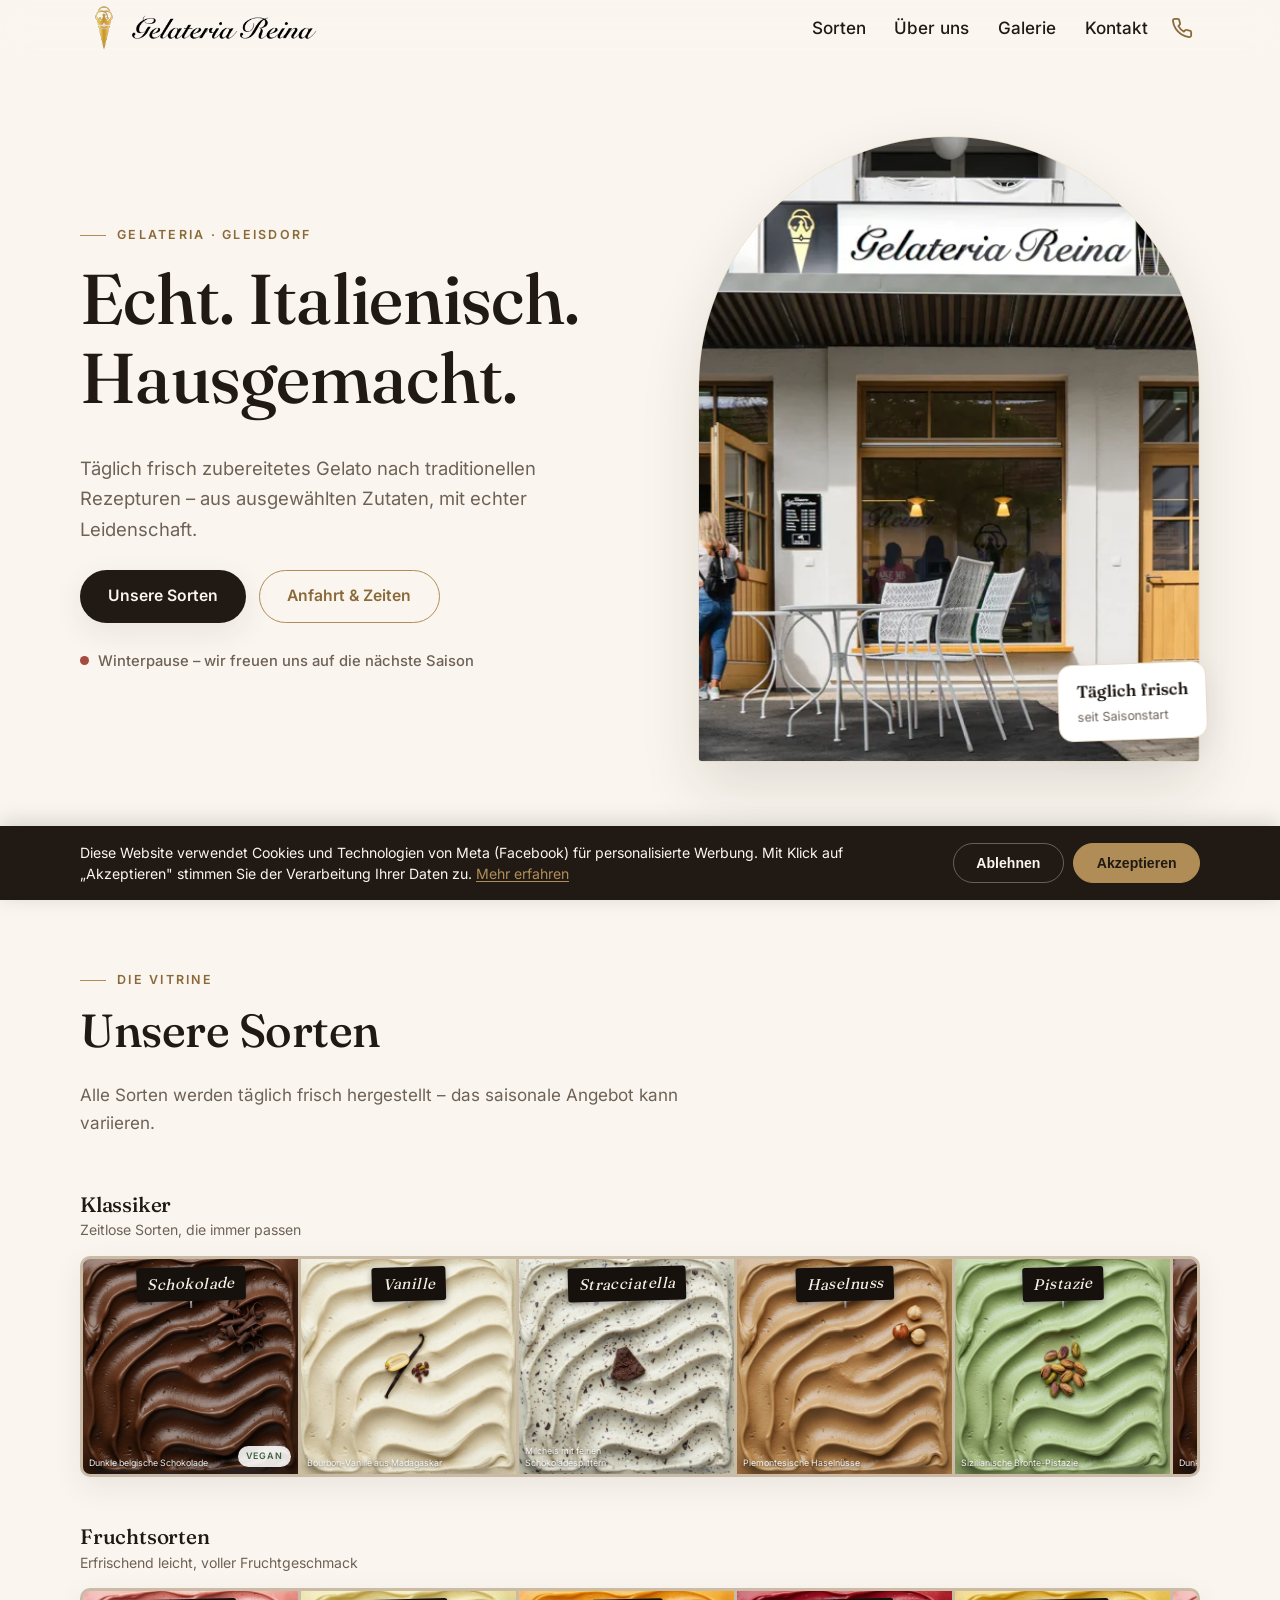
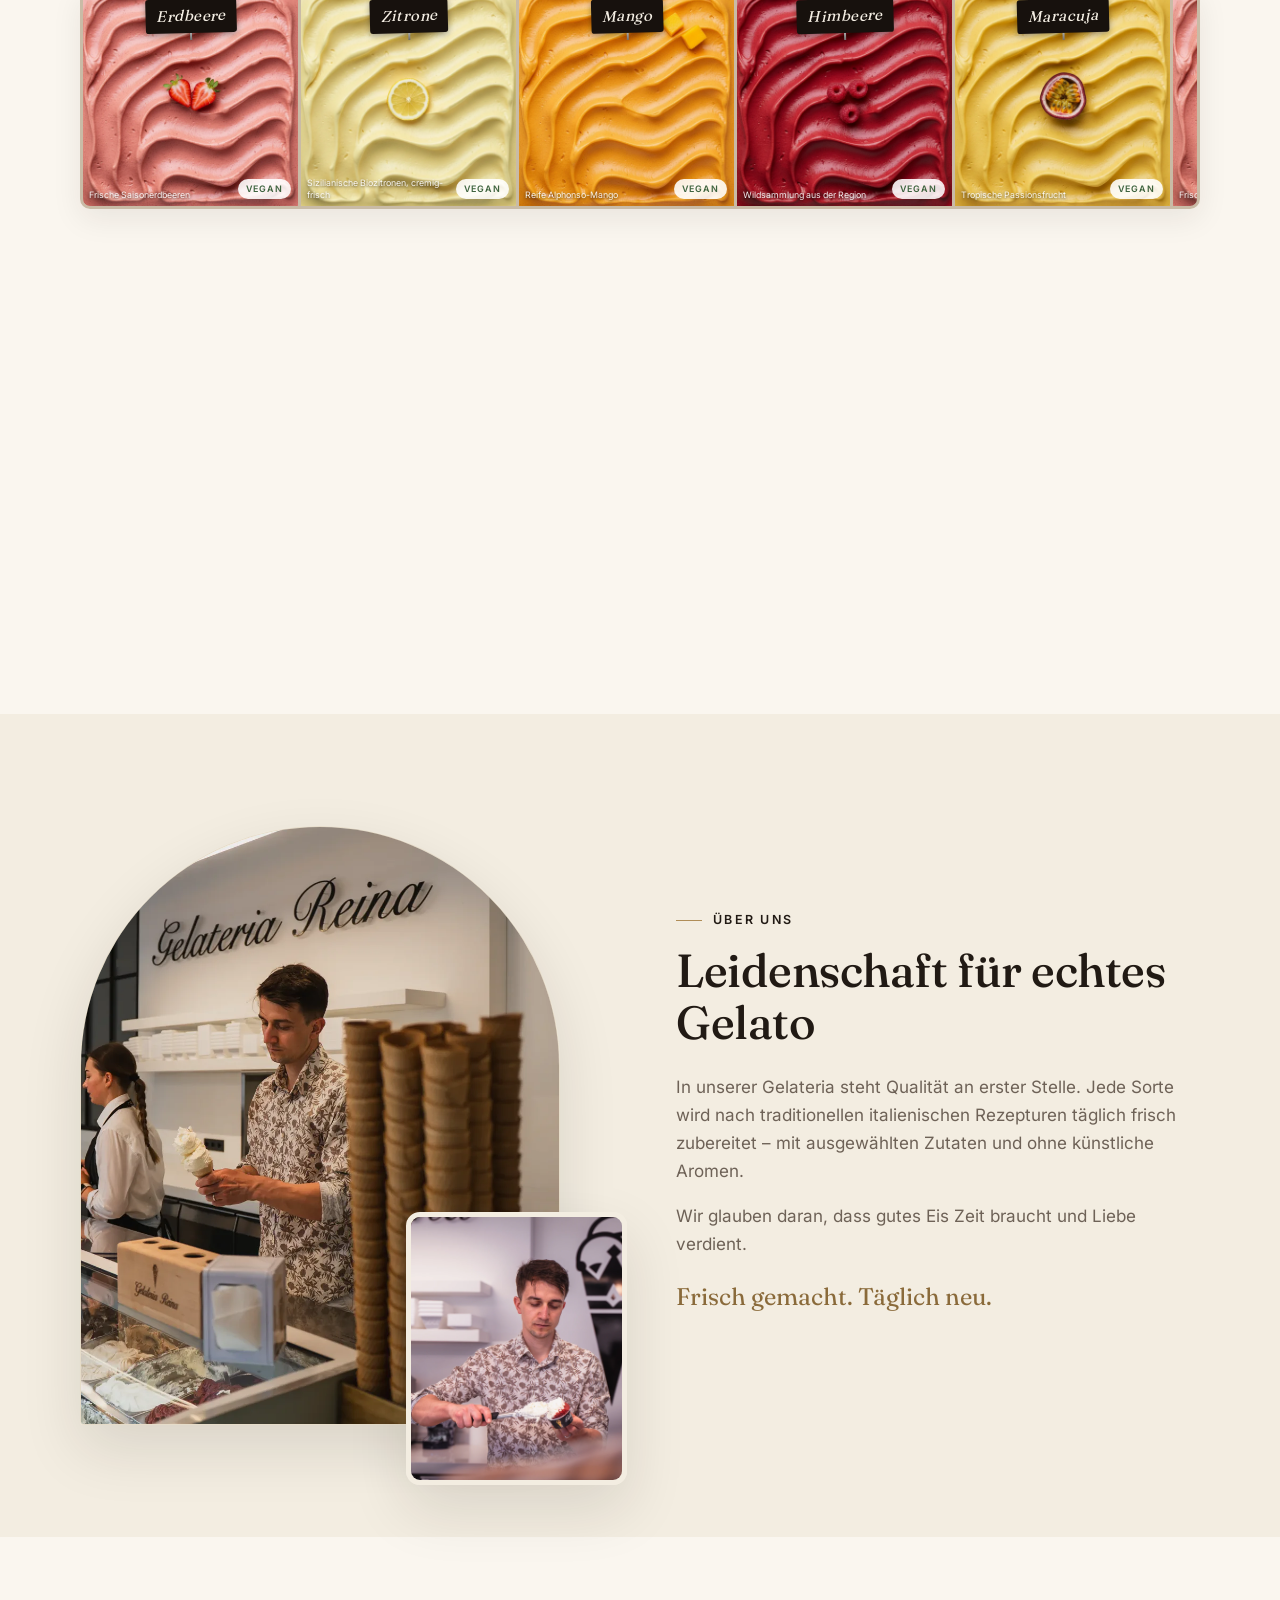
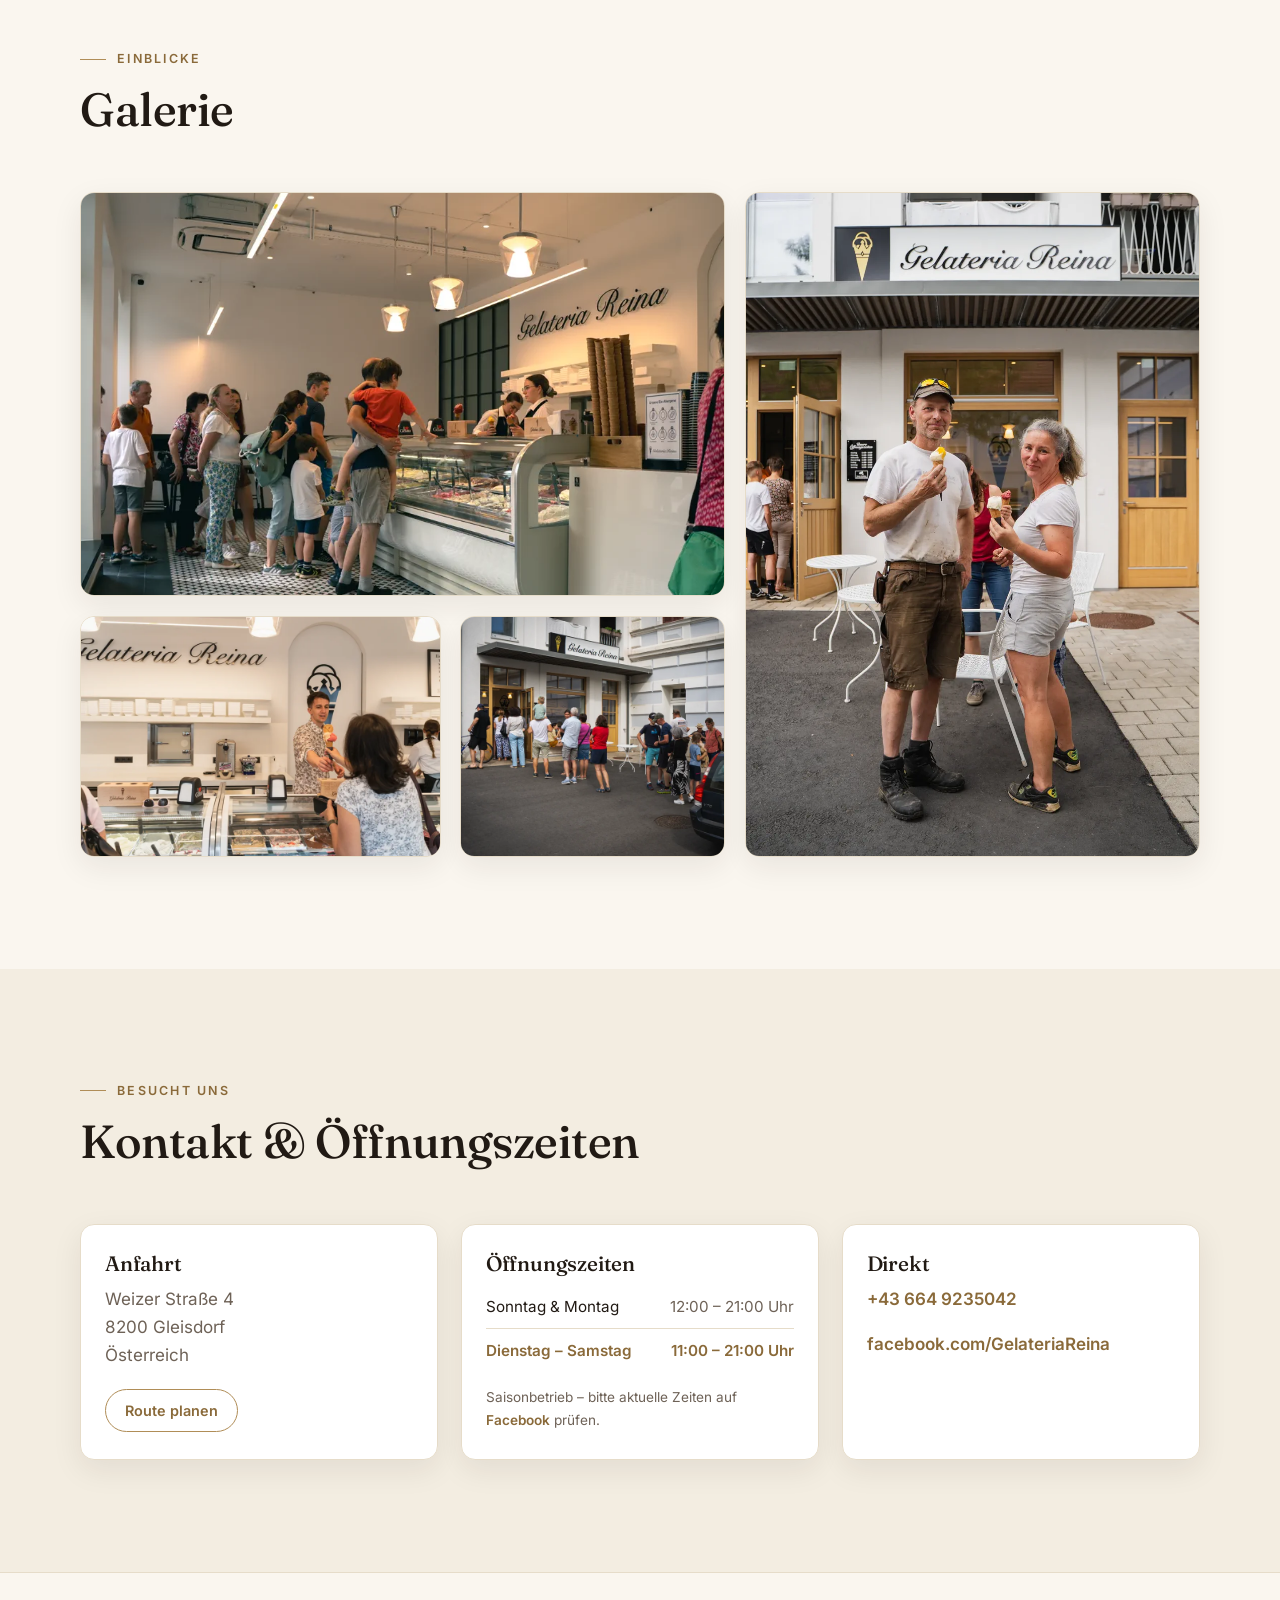
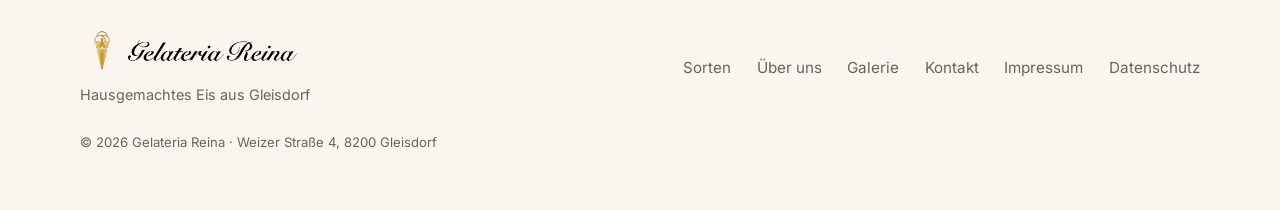
<file: index.html>
<!DOCTYPE html>
<html lang="de">
<head>
<meta charset="UTF-8">
<meta name="viewport" content="width=device-width, initial-scale=1.0">
<title>Gelateria Reina · Hausgemachtes Eis in Gleisdorf</title>
<meta name="description" content="Gelateria Reina in Gleisdorf – täglich frisch zubereitetes Gelato nach traditionellen italienischen Rezepturen. Klassiker, Fruchtsorten und Spezialitäten. Täglich geöffnet ab 11 bzw. 12 Uhr.">
<link rel="icon" type="image/png" sizes="32x32" href="assets/images/favicon-32.png">
<link rel="icon" type="image/png" sizes="16x16" href="assets/images/favicon-16.png">
<link rel="apple-touch-icon" href="assets/images/apple-touch-icon.png">
<link rel="stylesheet" href="css/fonts.css">
<link rel="stylesheet" href="css/cookie.css">
<link rel="stylesheet" href="css/style.css">
<script src="js/config-loader.js" defer></script>
</head>
<body>

<!-- ══════════ HEADER ══════════ -->
<header class="header" id="header">
  <div class="header-inner">
    <a href="#home" class="logo" aria-label="Gelateria Reina – zur Startseite">
      <picture>
        <source srcset="assets/images/logo-reina-400.webp 400w, assets/images/logo-reina-800.webp 800w"
                sizes="(max-width: 480px) 200px, 260px"
                type="image/webp">
        <img src="assets/images/logo-reina-400.png"
             srcset="assets/images/logo-reina-400.png 400w, assets/images/logo-reina-800.png 800w"
             sizes="(max-width: 480px) 200px, 260px"
             width="4539" height="922"
             alt="Gelateria Reina"
             class="logo-img">
      </picture>
    </a>
    <nav class="nav" id="nav" aria-label="Hauptnavigation">
      <a href="#sorten">Sorten</a>
      <a href="#ueber-uns">Über uns</a>
      <a href="#galerie">Galerie</a>
      <a href="#kontakt">Kontakt</a>
    </nav>
    <a href="tel:+436649235042" class="header-phone" aria-label="Anrufen">
      <svg viewBox="0 0 24 24" fill="none" stroke="currentColor" stroke-width="2" stroke-linecap="round" stroke-linejoin="round" aria-hidden="true"><path d="M22 16.92v3a2 2 0 0 1-2.18 2 19.79 19.79 0 0 1-8.63-3.07 19.5 19.5 0 0 1-6-6 19.79 19.79 0 0 1-3.07-8.67A2 2 0 0 1 4.11 2h3a2 2 0 0 1 2 1.72 12.84 12.84 0 0 0 .7 2.81 2 2 0 0 1-.45 2.11L8.09 9.91a16 16 0 0 0 6 6l1.27-1.27a2 2 0 0 1 2.11-.45 12.84 12.84 0 0 0 2.81.7A2 2 0 0 1 22 16.92z"/></svg>
    </a>
    <button class="nav-toggle" id="nav-toggle" aria-label="Menü öffnen" aria-expanded="false" aria-controls="nav">
      <span></span><span></span>
    </button>
  </div>
</header>

<main>

<!-- ══════════ HERO ══════════ -->
<section class="hero" id="home">
  <div class="container hero-grid">
    <div class="hero-text">
      <p class="eyebrow">Gelateria · Gleisdorf</p>
      <h1>Echt. Italienisch.<br>Hausgemacht.</h1>
      <p class="lead">Täglich frisch zubereitetes Gelato nach traditionellen Rezepturen – aus ausgewählten Zutaten, mit echter Leidenschaft.</p>
      <div class="hero-actions">
        <a href="#sorten" class="btn btn-primary">Unsere Sorten</a>
        <a href="#kontakt" class="btn btn-ghost">Anfahrt &amp; Zeiten</a>
      </div>
      <p class="hero-status" id="hero-status" data-season-from="03-01" data-season-to="10-31">
        <span class="status-dot" aria-hidden="true"></span><span id="hero-status-text">Täglich geöffnet · ab 11 bzw. 12 Uhr</span>
      </p>
    </div>
    <div class="hero-media">
      <div class="hero-arch">
        <img src="assets/images/hero-eisdiele-front-900.webp"
             srcset="assets/images/hero-eisdiele-front-900.webp 900w, assets/images/hero-eisdiele-front.webp 1600w"
             sizes="(max-width: 720px) 100vw, 45vw"
             width="1600" height="1067"
             alt="Die Gelateria Reina von außen – weiße Fassade mit goldener Eistüte am Schild"
             fetchpriority="high">
      </div>
      <div class="hero-badge">
        <span class="hero-badge-top">Täglich frisch</span>
        <span class="hero-badge-bottom">seit Saisonstart</span>
      </div>
    </div>
  </div>
</section>

<!-- ══════════ VITRINE ══════════ -->
<section class="section" id="sorten">
  <div class="container">
    <header class="section-head">
      <p class="eyebrow">Die Vitrine</p>
      <h2>Unsere Sorten</h2>
      <p class="section-sub">Alle Sorten werden täglich frisch hergestellt – das saisonale Angebot kann variieren.</p>
    </header>

    <div class="vitrine-cats">
      <div class="vitrine-cat">
        <h3>Klassiker</h3>
        <p class="vitrine-cat-sub">Zeitlose Sorten, die immer passen</p>
        <div class="vitrine-row" role="list">
          <article class="vitrine-card" role="listitem">
            <img src="assets/images/vitrine-v2/schokolade-900.webp" srcset="assets/images/vitrine-v2/schokolade-900.webp 900w, assets/images/vitrine-v2/schokolade.webp 1600w" sizes="(max-width: 720px) 58vw, 215px" width="1600" height="1600" alt="Schokolade-Gelato in der Carapine – dunkelbraun, cremig" loading="lazy">
            <span class="vitrine-sign">Schokolade</span>
            <span class="vitrine-desc">Dunkle belgische Schokolade</span>
            <span class="vitrine-vegan">vegan</span>
          </article>
          <article class="vitrine-card" role="listitem">
            <img src="assets/images/vitrine-v2/vanille-900.webp" srcset="assets/images/vitrine-v2/vanille-900.webp 900w, assets/images/vitrine-v2/vanille.webp 1600w" sizes="(max-width: 720px) 58vw, 215px" width="1600" height="1600" alt="Vanille-Gelato in der Carapine – cremefarben mit Vanilleschoten-Pünktchen" loading="lazy">
            <span class="vitrine-sign">Vanille</span>
            <span class="vitrine-desc">Bourbon-Vanille aus Madagaskar</span>
          </article>
          <article class="vitrine-card" role="listitem">
            <img src="assets/images/vitrine-v2/stracciatella-900.webp" srcset="assets/images/vitrine-v2/stracciatella-900.webp 900w, assets/images/vitrine-v2/stracciatella.webp 1600w" sizes="(max-width: 720px) 58vw, 215px" width="1600" height="1600" alt="Stracciatella-Gelato in der Carapine – hell mit Schokosplittern" loading="lazy">
            <span class="vitrine-sign">Stracciatella</span>
            <span class="vitrine-desc">Milcheis mit feinen Schokoladesplittern</span>
          </article>
          <article class="vitrine-card" role="listitem">
            <img src="assets/images/vitrine-v2/haselnuss-900.webp" srcset="assets/images/vitrine-v2/haselnuss-900.webp 900w, assets/images/vitrine-v2/haselnuss.webp 1600w" sizes="(max-width: 720px) 58vw, 215px" width="1600" height="1600" alt="Haselnuss-Gelato in der Carapine – nussbraun" loading="lazy">
            <span class="vitrine-sign">Haselnuss</span>
            <span class="vitrine-desc">Piemontesische Haselnüsse</span>
          </article>
          <article class="vitrine-card" role="listitem">
            <img src="assets/images/vitrine-v2/pistazie-900.webp" srcset="assets/images/vitrine-v2/pistazie-900.webp 900w, assets/images/vitrine-v2/pistazie.webp 1600w" sizes="(max-width: 720px) 58vw, 215px" width="1600" height="1600" alt="Pistazien-Gelato in der Carapine – natürliches Salbeigrün" loading="lazy">
            <span class="vitrine-sign">Pistazie</span>
            <span class="vitrine-desc">Sizilianische Bronte-Pistazie</span>
          </article>
        </div>
      </div>

      <div class="vitrine-cat">
        <h3>Fruchtsorten</h3>
        <p class="vitrine-cat-sub">Erfrischend leicht, voller Fruchtgeschmack</p>
        <div class="vitrine-row" role="list">
          <article class="vitrine-card" role="listitem">
            <img src="assets/images/vitrine-v2/erdbeere-900.webp" srcset="assets/images/vitrine-v2/erdbeere-900.webp 900w, assets/images/vitrine-v2/erdbeere.webp 1600w" sizes="(max-width: 720px) 58vw, 215px" width="1600" height="1600" alt="Erdbeer-Sorbet in der Carapine – sattes Rot" loading="lazy">
            <span class="vitrine-sign">Erdbeere</span>
            <span class="vitrine-desc">Frische Saisonerdbeeren</span>
            <span class="vitrine-vegan">vegan</span>
          </article>
          <article class="vitrine-card" role="listitem">
            <img src="assets/images/vitrine-v2/zitrone-900.webp" srcset="assets/images/vitrine-v2/zitrone-900.webp 900w, assets/images/vitrine-v2/zitrone.webp 1600w" sizes="(max-width: 720px) 58vw, 215px" width="1600" height="1600" alt="Zitronen-Sorbet in der Carapine – blassgelb" loading="lazy">
            <span class="vitrine-sign">Zitrone</span>
            <span class="vitrine-desc">Sizilianische Biozitronen, cremig-frisch</span>
            <span class="vitrine-vegan">vegan</span>
          </article>
          <article class="vitrine-card" role="listitem">
            <img src="assets/images/vitrine-v2/mango-900.webp" srcset="assets/images/vitrine-v2/mango-900.webp 900w, assets/images/vitrine-v2/mango.webp 1600w" sizes="(max-width: 720px) 58vw, 215px" width="1600" height="1600" alt="Mango-Sorbet in der Carapine – kräftiges Orange" loading="lazy">
            <span class="vitrine-sign">Mango</span>
            <span class="vitrine-desc">Reife Alphonso-Mango</span>
            <span class="vitrine-vegan">vegan</span>
          </article>
          <article class="vitrine-card" role="listitem">
            <img src="assets/images/vitrine-v2/himbeere-900.webp" srcset="assets/images/vitrine-v2/himbeere-900.webp 900w, assets/images/vitrine-v2/himbeere.webp 1600w" sizes="(max-width: 720px) 58vw, 215px" width="1600" height="1600" alt="Himbeer-Sorbet in der Carapine – tiefes Beerrot" loading="lazy">
            <span class="vitrine-sign">Himbeere</span>
            <span class="vitrine-desc">Wildsammlung aus der Region</span>
            <span class="vitrine-vegan">vegan</span>
          </article>
          <article class="vitrine-card" role="listitem">
            <img src="assets/images/vitrine-v2/maracuja-900.webp" srcset="assets/images/vitrine-v2/maracuja-900.webp 900w, assets/images/vitrine-v2/maracuja.webp 1600w" sizes="(max-width: 720px) 58vw, 215px" width="1600" height="1600" alt="Maracuja-Sorbet in der Carapine – goldgelb" loading="lazy">
            <span class="vitrine-sign">Maracuja</span>
            <span class="vitrine-desc">Tropische Passionsfrucht</span>
            <span class="vitrine-vegan">vegan</span>
          </article>
        </div>
      </div>

      <div class="vitrine-cat">
        <h3>Spezialitäten</h3>
        <p class="vitrine-cat-sub">Unsere Eigenkreationen der Saison</p>
        <div class="vitrine-row" role="list">
          <article class="vitrine-card" role="listitem">
            <img src="assets/images/vitrine-v2/tiramisu-900.webp" srcset="assets/images/vitrine-v2/tiramisu-900.webp 900w, assets/images/vitrine-v2/tiramisu.webp 1600w" sizes="(max-width: 720px) 58vw, 215px" width="1600" height="1600" alt="Tiramisu-Gelato in der Carapine – beige mit Kakao" loading="lazy">
            <span class="vitrine-sign">Tiramisu</span>
            <span class="vitrine-desc">Mascarpone, Espresso, Savoiardi</span>
          </article>
          <article class="vitrine-card" role="listitem">
            <img src="assets/images/vitrine-v2/amaretto-900.webp" srcset="assets/images/vitrine-v2/amaretto-900.webp 900w, assets/images/vitrine-v2/amaretto.webp 1600w" sizes="(max-width: 720px) 58vw, 215px" width="1600" height="1600" alt="Amaretto-Gelato in der Carapine – mandelcremefarben" loading="lazy">
            <span class="vitrine-sign">Amaretto</span>
            <span class="vitrine-desc">Mandeleis mit Bittermandelaroma</span>
          </article>
          <article class="vitrine-card" role="listitem">
            <img src="assets/images/vitrine-v2/kokos-900.webp" srcset="assets/images/vitrine-v2/kokos-900.webp 900w, assets/images/vitrine-v2/kokos.webp 1600w" sizes="(max-width: 720px) 58vw, 215px" width="1600" height="1600" alt="Kokos-Gelato in der Carapine – strahlend weiß" loading="lazy">
            <span class="vitrine-sign">Kokos</span>
            <span class="vitrine-desc">Cremiges Kokosmilcheis</span>
            <span class="vitrine-vegan">vegan</span>
          </article>
          <article class="vitrine-card" role="listitem">
            <img src="assets/images/vitrine-v2/joghurt-900.webp" srcset="assets/images/vitrine-v2/joghurt-900.webp 900w, assets/images/vitrine-v2/joghurt.webp 1600w" sizes="(max-width: 720px) 58vw, 215px" width="1600" height="1600" alt="Joghurt-Gelato in der Carapine – mattweiß" loading="lazy">
            <span class="vitrine-sign">Joghurt</span>
            <span class="vitrine-desc">Natürlich-frisches Joghurteis</span>
          </article>
          <article class="vitrine-card" role="listitem">
            <img src="assets/images/vitrine-v2/walnuss-honig-900.webp" srcset="assets/images/vitrine-v2/walnuss-honig-900.webp 900w, assets/images/vitrine-v2/walnuss-honig.webp 1600w" sizes="(max-width: 720px) 58vw, 215px" width="1600" height="1600" alt="Walnuss-Honig-Gelato in der Carapine – karamellbeige" loading="lazy">
            <span class="vitrine-sign">Walnuss &amp; Honig</span>
            <span class="vitrine-desc">Steirische Walnüsse, Blütenhonig</span>
          </article>
        </div>
      </div>
    </div>

    <div class="extras">
      <span class="extras-label">Außerdem:</span>
      <span class="extra"><strong>Eiskaffee</strong> · Espresso &amp; Vanilleeis</span>
      <span class="extra"><strong>Affogato</strong> · doppelter Espresso über Eis</span>
      <span class="extra"><strong>Eisbecher</strong> · Hauskreation mit Toppings</span>
    </div>
  </div>
</section>

<!-- ══════════ ÜBER UNS ══════════ -->
<section class="section section-alt" id="ueber-uns">
  <div class="container about-grid">
    <div class="about-media">
      <div class="about-arch">
        <img src="assets/images/ueber-uns-eisverkauf-900.webp"
             srcset="assets/images/ueber-uns-eisverkauf-900.webp 900w, assets/images/ueber-uns-eisverkauf.webp 1600w"
             sizes="(max-width: 720px) 100vw, 40vw"
             width="1600" height="2000"
             alt="Eisverkauf in der Gelateria Reina – frisches Gelato wird portioniert"
             loading="lazy">
      </div>
      <div class="about-accent">
        <img src="assets/images/ueber-uns-portionieren.webp"
             width="1600" height="2000"
             alt="Handwerk: Eis wird von Hand portioniert"
             loading="lazy">
      </div>
    </div>
    <div class="about-text">
      <p class="eyebrow">Über uns</p>
      <h2>Leidenschaft für echtes Gelato</h2>
      <p>In unserer Gelateria steht Qualität an erster Stelle. Jede Sorte wird nach traditionellen italienischen Rezepturen täglich frisch zubereitet – mit ausgewählten Zutaten und ohne künstliche Aromen.</p>
      <p>Wir glauben daran, dass gutes Eis Zeit braucht und Liebe verdient.</p>
      <p class="about-highlight">Frisch gemacht. Täglich neu.</p>
    </div>
  </div>
</section>

<!-- ══════════ GALERIE ══════════ -->
<section class="section" id="galerie">
  <div class="container">
    <header class="section-head">
      <p class="eyebrow">Einblicke</p>
      <h2>Galerie</h2>
    </header>
    <div class="gallery">
      <figure class="gallery-item gallery-wide">
        <img src="assets/images/galerie-innenraum-900.webp"
             srcset="assets/images/galerie-innenraum-900.webp 900w, assets/images/galerie-innenraum.webp 1600w"
             sizes="(max-width: 720px) 100vw, 60vw"
             width="1600" height="1067"
             alt="Der Innenraum der Gelateria – helle, freundliche Atmosphäre"
             loading="lazy">
      </figure>
      <figure class="gallery-item gallery-tall">
        <img src="assets/images/galerie-gaeste-900.webp"
             srcset="assets/images/galerie-gaeste-900.webp 900w, assets/images/galerie-gaeste.webp 1600w"
             sizes="(max-width: 720px) 100vw, 40vw"
             width="1067" height="1600"
             alt="Gäste genießen ihr Eis vor der Gelateria"
             loading="lazy">
      </figure>
      <figure class="gallery-item">
        <img src="assets/images/galerie-uebergabe-900.webp"
             srcset="assets/images/galerie-uebergabe-900.webp 900w, assets/images/galerie-uebergabe.webp 1600w"
             sizes="(max-width: 720px) 50vw, 30vw"
             width="1600" height="1067"
             alt="Übergabe einer Eiswaffel über die Theke"
             loading="lazy">
      </figure>
      <figure class="gallery-item">
        <img src="assets/images/galerie-schlange-900.webp"
             srcset="assets/images/galerie-schlange-900.webp 900w, assets/images/galerie-schlange.webp 1600w"
             sizes="(max-width: 720px) 50vw, 30vw"
             width="1600" height="1067"
             alt="Beliebter Anlaufpunkt: die Schlange vor der Gelateria"
             loading="lazy">
      </figure>
    </div>
  </div>
</section>

<!-- ══════════ KONTAKT ══════════ -->
<section class="section section-alt" id="kontakt">
  <div class="container">
    <header class="section-head">
      <p class="eyebrow">Besucht uns</p>
      <h2>Kontakt &amp; Öffnungszeiten</h2>
    </header>
    <div class="contact-grid">
      <div class="contact-card">
        <h3>Anfahrt</h3>
        <address>
          Weizer Straße 4<br>
          8200 Gleisdorf<br>
          Österreich
        </address>
        <a class="btn btn-ghost btn-sm" href="https://www.google.com/maps/search/?api=1&amp;query=Weizer+Stra%C3%9Fe+4,+8200+Gleisdorf,+Austria" target="_blank" rel="noopener">Route planen</a>
      </div>
      <div class="contact-card">
        <h3>Öffnungszeiten</h3>
        <table class="hours">
          <tbody>
            <tr data-days="1,0"><td>Sonntag &amp; Montag</td><td>12:00 – 21:00 Uhr</td></tr>
            <tr data-days="2,3,4,5,6"><td>Dienstag – Samstag</td><td>11:00 – 21:00 Uhr</td></tr>
          </tbody>
        </table>
        <p class="hours-note">Saisonbetrieb – bitte aktuelle Zeiten auf <a href="https://www.facebook.com/GelateriaReina/" target="_blank" rel="noopener">Facebook</a> prüfen.</p>
      </div>
      <div class="contact-card">
        <h3>Direkt</h3>
        <p><a href="tel:+436649235042" class="contact-link">+43 664 9235042</a></p>
        <p><a href="https://www.facebook.com/GelateriaReina/" target="_blank" rel="noopener" class="contact-link">facebook.com/GelateriaReina</a></p>
      </div>
    </div>
  </div>
</section>

</main>

<!-- ══════════ FOOTER ══════════ -->
<footer class="footer">
  <div class="container footer-inner">
    <div>
      <img src="assets/images/logo-reina-400.webp"
           srcset="assets/images/logo-reina-400.webp 400w, assets/images/logo-reina-800.webp 800w"
           sizes="220px"
           width="4539" height="922"
           alt="Gelateria Reina"
           class="footer-logo-img"
           loading="lazy">
      <p class="footer-sub">Hausgemachtes Eis aus Gleisdorf</p>
    </div>
    <nav class="footer-nav" aria-label="Footer">
      <a href="#sorten">Sorten</a>
      <a href="#ueber-uns">Über uns</a>
      <a href="#galerie">Galerie</a>
      <a href="#kontakt">Kontakt</a>
      <a href="impressum.html">Impressum</a>
      <a href="datenschutz.html">Datenschutz</a>
    </nav>
    <p class="footer-legal">© <span id="year">2026</span> Gelateria Reina · Weizer Straße 4, 8200 Gleisdorf</p>
  </div>
</footer>

<!-- Mobile Aktionsbalken -->
<div class="actionbar" id="actionbar">
  <a href="tel:+436649235042" class="actionbar-btn">
    <svg viewBox="0 0 24 24" fill="none" stroke="currentColor" stroke-width="2" stroke-linecap="round" stroke-linejoin="round" aria-hidden="true"><path d="M22 16.92v3a2 2 0 0 1-2.18 2 19.79 19.79 0 0 1-8.63-3.07 19.5 19.5 0 0 1-6-6 19.79 19.79 0 0 1-3.07-8.67A2 2 0 0 1 4.11 2h3a2 2 0 0 1 2 1.72 12.84 12.84 0 0 0 .7 2.81 2 2 0 0 1-.45 2.11L8.09 9.91a16 16 0 0 0 6 6l1.27-1.27a2 2 0 0 1 2.11-.45 12.84 12.84 0 0 0 2.81.7A2 2 0 0 1 22 16.92z"/></svg>
    Anrufen
  </a>
  <a href="https://www.google.com/maps/search/?api=1&amp;query=Weizer+Stra%C3%9Fe+4,+8200+Gleisdorf,+Austria" target="_blank" rel="noopener" class="actionbar-btn">
    <svg viewBox="0 0 24 24" fill="none" stroke="currentColor" stroke-width="2" stroke-linecap="round" stroke-linejoin="round" aria-hidden="true"><path d="M21 10c0 7-9 13-9 13s-9-6-9-13a9 9 0 0 1 18 0z"/><circle cx="12" cy="10" r="3"/></svg>
    Route
  </a>
</div>

<!-- ══════════ COOKIE-BANNER ══════════ -->
<aside class="cookie-banner" id="cookie-banner" role="alert" aria-live="polite">
  <div class="cookie-banner-inner">
    <p class="cookie-banner-text">
      Diese Website verwendet Cookies und Technologien von Meta (Facebook)
      für personalisierte Werbung. Mit Klick auf „Akzeptieren" stimmen Sie
      der Verarbeitung Ihrer Daten zu. <a href="datenschutz.html">Mehr erfahren</a>
    </p>
    <div class="cookie-actions">
      <button class="cookie-btn cookie-btn-reject" id="cookie-reject" type="button">Ablehnen</button>
      <button class="cookie-btn cookie-btn-accept" id="cookie-accept" type="button">Akzeptieren</button>
    </div>
  </div>
</aside>

<script src="js/cookie.js" defer></script>
<script src="js/main.js" defer></script>
</body>
</html>
</file>
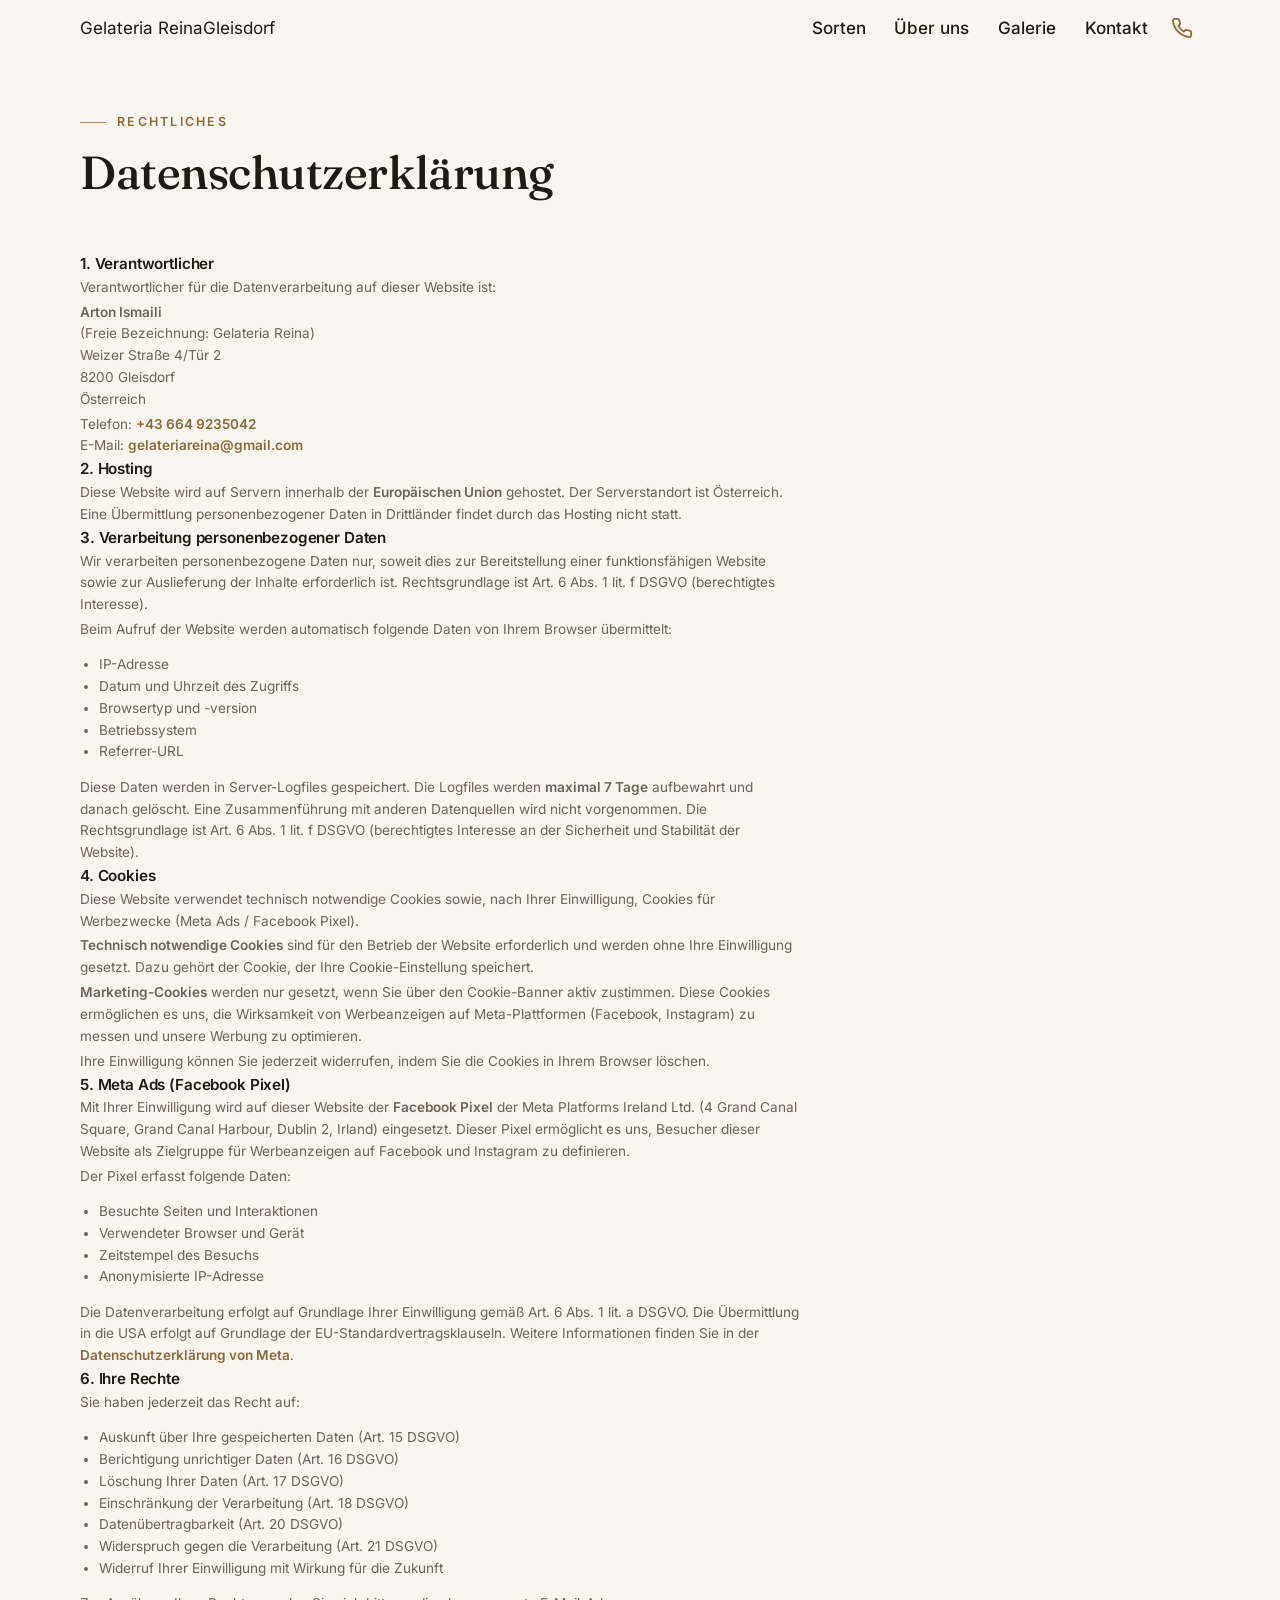
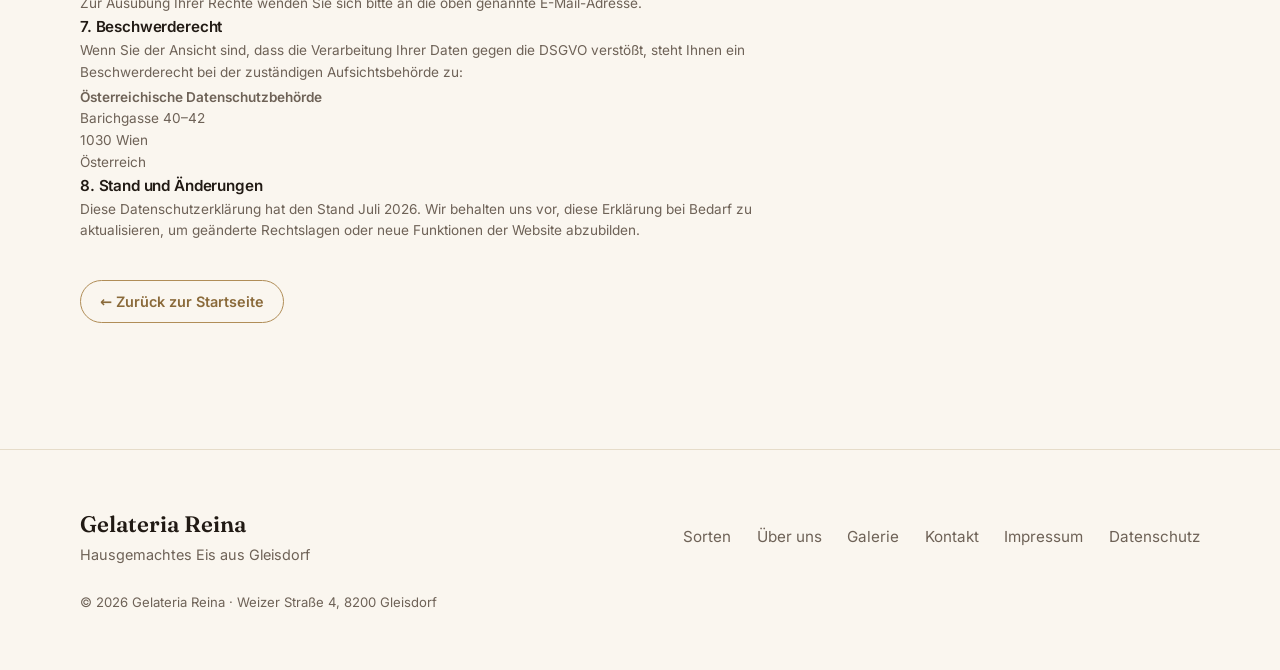
<file: datenschutz.html>
<!DOCTYPE html>
<html lang="de">
<head>
<meta charset="UTF-8">
<meta name="viewport" content="width=device-width, initial-scale=1.0">
<title>Datenschutzerklärung · Gelateria Reina</title>
<meta name="description" content="Datenschutzerklärung der Gelateria Reina in Gleisdorf – Informationen zur Verarbeitung personenbezogener Daten.">
<link rel="stylesheet" href="css/fonts.css">
<link rel="stylesheet" href="css/impressum.css">
<link rel="stylesheet" href="css/style.css">
<script src="js/config-loader.js" defer></script>
</head>
<body>

<!-- ══════════ HEADER ══════════ -->
<header class="header" id="header">
  <div class="header-inner">
    <a href="index.html" class="logo">
      <span class="logo-name">Gelateria Reina</span>
      <span class="logo-sub">Gleisdorf</span>
    </a>
    <nav class="nav" id="nav" aria-label="Hauptnavigation">
      <a href="index.html#sorten">Sorten</a>
      <a href="index.html#ueber-uns">Über uns</a>
      <a href="index.html#galerie">Galerie</a>
      <a href="index.html#kontakt">Kontakt</a>
    </nav>
    <a href="tel:+436649235042" class="header-phone" aria-label="Anrufen">
      <svg viewBox="0 0 24 24" fill="none" stroke="currentColor" stroke-width="2" stroke-linecap="round" stroke-linejoin="round" aria-hidden="true"><path d="M22 16.92v3a2 2 0 0 1-2.18 2 19.79 19.79 0 0 1-8.63-3.07 19.5 19.5 0 0 1-6-6 19.79 19.79 0 0 1-3.07-8.67A2 2 0 0 1 4.11 2h3a2 2 0 0 1 2 1.72 12.84 12.84 0 0 0 .7 2.81 2 2 0 0 1-.45 2.11L8.09 9.91a16 16 0 0 0 6 6l1.27-1.27a2 2 0 0 1 2.11-.45 12.84 12.84 0 0 0 2.81.7A2 2 0 0 1 22 16.92z"/></svg>
    </a>
    <button class="nav-toggle" id="nav-toggle" aria-label="Menü öffnen" aria-expanded="false" aria-controls="nav">
      <span></span><span></span>
    </button>
  </div>
</header>

<main>

<!-- ══════════ DATENSCHUTZ ══════════ -->
<section class="section" id="datenschutz">
  <div class="container">
    <header class="section-head">
      <p class="eyebrow">Rechtliches</p>
      <h2>Datenschutzerklärung</h2>
    </header>

    <div class="impressum" style="max-width:720px">

      <div class="impressum-block">
        <h3>1. Verantwortlicher</h3>
        <p>Verantwortlicher für die Datenverarbeitung auf dieser Website ist:</p>
        <p><strong>Arton Ismaili</strong><br>
                (Freie Bezeichnung: Gelateria Reina)<br>
                Weizer Straße 4/Tür 2<br>
                8200 Gleisdorf<br>
                Österreich</p>
                <p>Telefon: <a href="tel:+436649235042" class="contact-link">+43 664 9235042</a><br>
                E-Mail: <a href="mailto:&#103;&#101;&#108;&#97;&#116;&#101;&#114;&#105;&#97;&#114;&#101;&#105;&#110;&#97;&#64;&#103;&#109;&#97;&#105;&#108;&#46;&#99;&#111;&#109;" class="contact-link">&#103;&#101;&#108;&#97;&#116;&#101;&#114;&#105;&#97;&#114;&#101;&#105;&#110;&#97;&#64;&#103;&#109;&#97;&#105;&#108;&#46;&#99;&#111;&#109;</a></p>
      </div>

      <div class="impressum-block">
        <h3>2. Hosting</h3>
        <p>Diese Website wird auf Servern innerhalb der <strong>Europäischen Union</strong> gehostet. Der Serverstandort ist Österreich. Eine Übermittlung personenbezogener Daten in Drittländer findet durch das Hosting nicht statt.</p>
      </div>

      <div class="impressum-block">
        <h3>3. Verarbeitung personenbezogener Daten</h3>
        <p>Wir verarbeiten personenbezogene Daten nur, soweit dies zur Bereitstellung einer funktionsfähigen Website sowie zur Auslieferung der Inhalte erforderlich ist. Rechtsgrundlage ist Art. 6 Abs. 1 lit. f DSGVO (berechtigtes Interesse).</p>
        <p>Beim Aufruf der Website werden automatisch folgende Daten von Ihrem Browser übermittelt:</p>
        <ul style="padding-left:1.2rem;color:var(--c-muted)">
          <li>IP-Adresse</li>
          <li>Datum und Uhrzeit des Zugriffs</li>
          <li>Browsertyp und -version</li>
          <li>Betriebssystem</li>
          <li>Referrer-URL</li>
        </ul>
        <p>Diese Daten werden in Server-Logfiles gespeichert. Die Logfiles werden <strong>maximal 7 Tage</strong> aufbewahrt und danach gelöscht. Eine Zusammenführung mit anderen Datenquellen wird nicht vorgenommen. Die Rechtsgrundlage ist Art. 6 Abs. 1 lit. f DSGVO (berechtigtes Interesse an der Sicherheit und Stabilität der Website).</p>
      </div>

      <div class="impressum-block">
        <h3>4. Cookies</h3>
        <p>Diese Website verwendet technisch notwendige Cookies sowie, nach Ihrer Einwilligung, Cookies für Werbezwecke (Meta Ads / Facebook Pixel).</p>
        <p><strong>Technisch notwendige Cookies</strong> sind für den Betrieb der Website erforderlich und werden ohne Ihre Einwilligung gesetzt. Dazu gehört der Cookie, der Ihre Cookie-Einstellung speichert.</p>
        <p><strong>Marketing-Cookies</strong> werden nur gesetzt, wenn Sie über den Cookie-Banner aktiv zustimmen. Diese Cookies ermöglichen es uns, die Wirksamkeit von Werbeanzeigen auf Meta-Plattformen (Facebook, Instagram) zu messen und unsere Werbung zu optimieren.</p>
        <p>Ihre Einwilligung können Sie jederzeit widerrufen, indem Sie die Cookies in Ihrem Browser löschen.</p>
      </div>

      <div class="impressum-block">
        <h3>5. Meta Ads (Facebook Pixel)</h3>
        <p>Mit Ihrer Einwilligung wird auf dieser Website der <strong>Facebook Pixel</strong> der Meta Platforms Ireland Ltd. (4 Grand Canal Square, Grand Canal Harbour, Dublin 2, Irland) eingesetzt. Dieser Pixel ermöglicht es uns, Besucher dieser Website als Zielgruppe für Werbeanzeigen auf Facebook und Instagram zu definieren.</p>
        <p>Der Pixel erfasst folgende Daten:</p>
        <ul style="padding-left:1.2rem;color:var(--c-muted)">
          <li>Besuchte Seiten und Interaktionen</li>
          <li>Verwendeter Browser und Gerät</li>
          <li>Zeitstempel des Besuchs</li>
          <li>Anonymisierte IP-Adresse</li>
        </ul>
        <p>Die Datenverarbeitung erfolgt auf Grundlage Ihrer Einwilligung gemäß Art. 6 Abs. 1 lit. a DSGVO. Die Übermittlung in die USA erfolgt auf Grundlage der EU-Standardvertragsklauseln. Weitere Informationen finden Sie in der <a href="https://www.facebook.com/privacy/policy" target="_blank" rel="noopener" class="contact-link">Datenschutzerklärung von Meta</a>.</p>
      </div>

      <div class="impressum-block">
        <h3>6. Ihre Rechte</h3>
        <p>Sie haben jederzeit das Recht auf:</p>
        <ul style="padding-left:1.2rem;color:var(--c-muted)">
          <li>Auskunft über Ihre gespeicherten Daten (Art. 15 DSGVO)</li>
          <li>Berichtigung unrichtiger Daten (Art. 16 DSGVO)</li>
          <li>Löschung Ihrer Daten (Art. 17 DSGVO)</li>
          <li>Einschränkung der Verarbeitung (Art. 18 DSGVO)</li>
          <li>Datenübertragbarkeit (Art. 20 DSGVO)</li>
          <li>Widerspruch gegen die Verarbeitung (Art. 21 DSGVO)</li>
          <li>Widerruf Ihrer Einwilligung mit Wirkung für die Zukunft</li>
        </ul>
        <p>Zur Ausübung Ihrer Rechte wenden Sie sich bitte an die oben genannte E-Mail-Adresse.</p>
      </div>

      <div class="impressum-block">
        <h3>7. Beschwerderecht</h3>
        <p>Wenn Sie der Ansicht sind, dass die Verarbeitung Ihrer Daten gegen die DSGVO verstößt, steht Ihnen ein Beschwerderecht bei der zuständigen Aufsichtsbehörde zu:</p>
        <p><strong>Österreichische Datenschutzbehörde</strong><br>
        Barichgasse 40–42<br>
        1030 Wien<br>
        Österreich</p>
      </div>

      <div class="impressum-block">
        <h3>8. Stand und Änderungen</h3>
        <p>Diese Datenschutzerklärung hat den Stand Juli 2026. Wir behalten uns vor, diese Erklärung bei Bedarf zu aktualisieren, um geänderte Rechtslagen oder neue Funktionen der Website abzubilden.</p>
      </div>

      <p style="margin-top:2rem"><a href="index.html" class="btn btn-ghost btn-sm">&larr; Zurück zur Startseite</a></p>

    </div>
  </div>
</section>

</main>

<!-- ══════════ FOOTER ══════════ -->
<footer class="footer">
  <div class="container footer-inner">
    <div>
      <p class="footer-logo">Gelateria Reina</p>
      <p class="footer-sub">Hausgemachtes Eis aus Gleisdorf</p>
    </div>
    <nav class="footer-nav" aria-label="Footer">
      <a href="index.html#sorten">Sorten</a>
      <a href="index.html#ueber-uns">Über uns</a>
      <a href="index.html#galerie">Galerie</a>
      <a href="index.html#kontakt">Kontakt</a>
      <a href="impressum.html">Impressum</a>
      <a href="datenschutz.html">Datenschutz</a>
    </nav>
    <p class="footer-legal">© <span id="year">2026</span> Gelateria Reina · Weizer Straße 4, 8200 Gleisdorf</p>
  </div>
</footer>

<script src="js/main.js" defer></script>
</body>
</html>
</file>
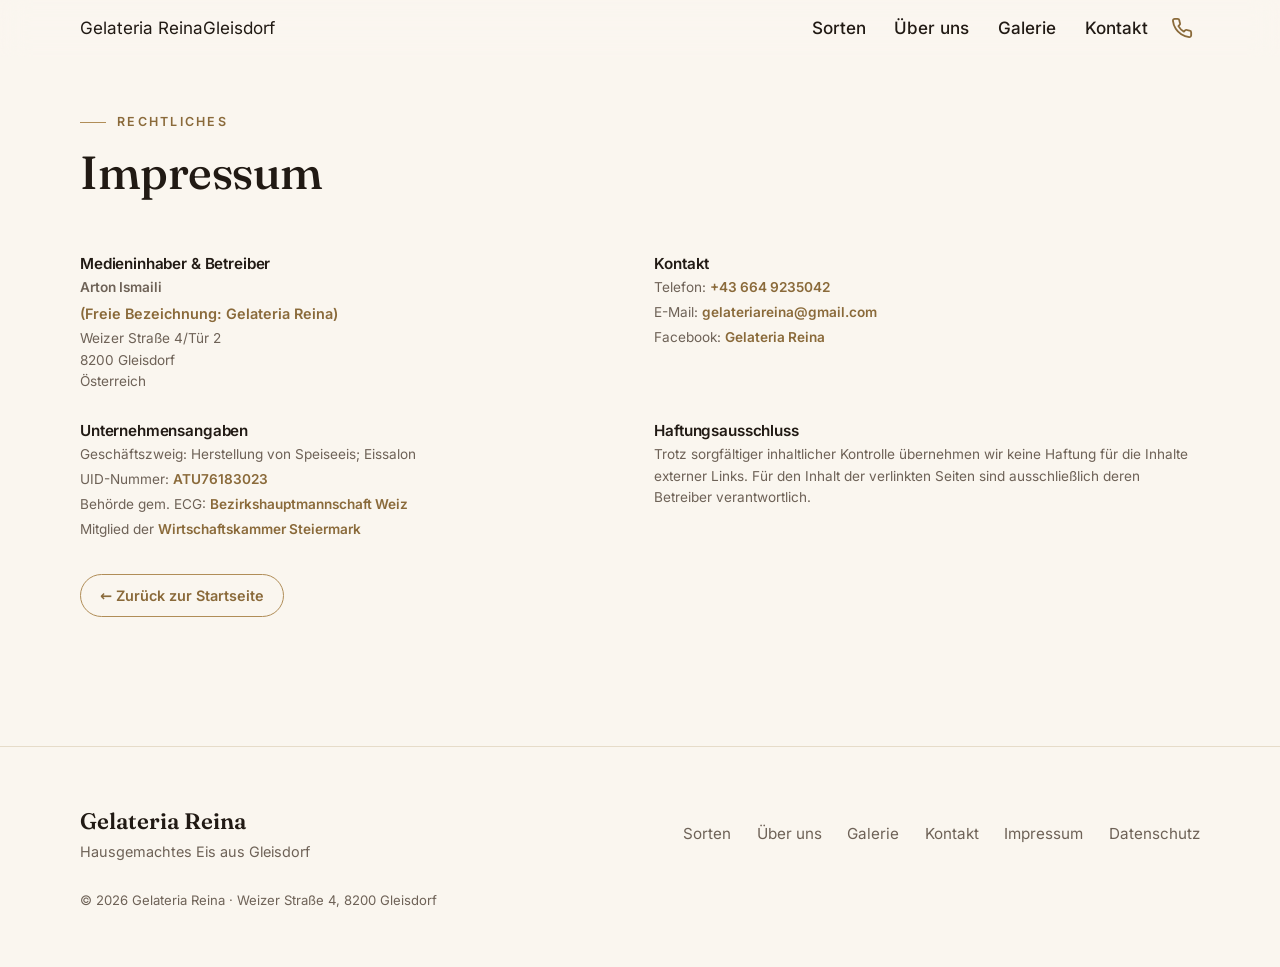
<file: impressum.html>
<!DOCTYPE html>
<html lang="de">
<head>
<meta charset="UTF-8">
<meta name="viewport" content="width=device-width, initial-scale=1.0">
<title>Impressum · Gelateria Reina</title>
<meta name="description" content="Impressum der Gelateria Reina in Gleisdorf – Angaben nach §5 ECG.">
<link rel="stylesheet" href="css/fonts.css">
<link rel="stylesheet" href="css/impressum.css">
<link rel="stylesheet" href="css/style.css">
<script src="js/config-loader.js" defer></script>
</head>
<body>

<!-- ══════════ HEADER ══════════ -->
<header class="header" id="header">
  <div class="header-inner">
    <a href="index.html" class="logo">
      <span class="logo-name">Gelateria Reina</span>
      <span class="logo-sub">Gleisdorf</span>
    </a>
    <nav class="nav" id="nav" aria-label="Hauptnavigation">
      <a href="index.html#sorten">Sorten</a>
      <a href="index.html#ueber-uns">Über uns</a>
      <a href="index.html#galerie">Galerie</a>
      <a href="index.html#kontakt">Kontakt</a>
    </nav>
    <a href="tel:+436649235042" class="header-phone" aria-label="Anrufen">
      <svg viewBox="0 0 24 24" fill="none" stroke="currentColor" stroke-width="2" stroke-linecap="round" stroke-linejoin="round" aria-hidden="true"><path d="M22 16.92v3a2 2 0 0 1-2.18 2 19.79 19.79 0 0 1-8.63-3.07 19.5 19.5 0 0 1-6-6 19.79 19.79 0 0 1-3.07-8.67A2 2 0 0 1 4.11 2h3a2 2 0 0 1 2 1.72 12.84 12.84 0 0 0 .7 2.81 2 2 0 0 1-.45 2.11L8.09 9.91a16 16 0 0 0 6 6l1.27-1.27a2 2 0 0 1 2.11-.45 12.84 12.84 0 0 0 2.81.7A2 2 0 0 1 22 16.92z"/></svg>
    </a>
    <button class="nav-toggle" id="nav-toggle" aria-label="Menü öffnen" aria-expanded="false" aria-controls="nav">
      <span></span><span></span>
    </button>
  </div>
</header>

<main>

<!-- ══════════ IMPRESSUM ══════════ -->
<section class="section" id="impressum">
  <div class="container">
    <header class="section-head">
      <p class="eyebrow">Rechtliches</p>
      <h2>Impressum</h2>
    </header>
    <div class="impressum impressum-grid">
      <div class="impressum-block">
        <h3>Medieninhaber &amp; Betreiber</h3>
        <p><strong>Arton Ismaili</strong></p>
        <p class="contact-link" style="font-size:.9rem">(Freie Bezeichnung: Gelateria Reina)</p>
        <address>
          Weizer Straße 4/Tür 2<br>
          8200 Gleisdorf<br>
          Österreich
        </address>
      </div>
      <div class="impressum-block">
        <h3>Kontakt</h3>
        <p>Telefon: <a href="tel:+436649235042" class="contact-link">+43 664 9235042</a></p>
        <p>E-Mail: <a href="mailto:&#103;&#101;&#108;&#97;&#116;&#101;&#114;&#105;&#97;&#114;&#101;&#105;&#110;&#97;&#64;&#103;&#109;&#97;&#105;&#108;&#46;&#99;&#111;&#109;" class="contact-link">&#103;&#101;&#108;&#97;&#116;&#101;&#114;&#105;&#97;&#114;&#101;&#105;&#110;&#97;&#64;&#103;&#109;&#97;&#105;&#108;&#46;&#99;&#111;&#109;</a></p>
        <p>Facebook: <a href="https://www.facebook.com/GelateriaReina/" target="_blank" rel="noopener" class="contact-link">Gelateria Reina</a></p>
      </div>
      <div class="impressum-block">
        <h3>Unternehmensangaben</h3>
        <p>Geschäftszweig: Herstellung von Speiseeis; Eissalon</p>
        <p>UID-Nummer: <span class="contact-link">ATU76183023</span></p>
        <p>Behörde gem. ECG: <span class="contact-link">Bezirkshauptmannschaft Weiz</span></p>
        <p>Mitglied der <span class="contact-link">Wirtschaftskammer Steiermark</span></p>
      </div>
      <div class="impressum-block">
        <h3>Haftungsausschluss</h3>
        <p>Trotz sorgfältiger inhaltlicher Kontrolle übernehmen wir keine Haftung für die Inhalte externer Links. Für den Inhalt der verlinkten Seiten sind ausschließlich deren Betreiber verantwortlich.</p>
      </div>
    </div>
    <p style="margin-top:1.5rem"><a href="index.html" class="btn btn-ghost btn-sm">&larr; Zurück zur Startseite</a></p>
  </div>
</section>

</main>

<!-- ══════════ FOOTER ══════════ -->
<footer class="footer">
  <div class="container footer-inner">
    <div>
      <p class="footer-logo">Gelateria Reina</p>
      <p class="footer-sub">Hausgemachtes Eis aus Gleisdorf</p>
    </div>
    <nav class="footer-nav" aria-label="Footer">
      <a href="index.html#sorten">Sorten</a>
      <a href="index.html#ueber-uns">Über uns</a>
      <a href="index.html#galerie">Galerie</a>
      <a href="index.html#kontakt">Kontakt</a>
      <a href="impressum.html">Impressum</a>
      <a href="datenschutz.html">Datenschutz</a>
    </nav>
    <p class="footer-legal">© <span id="year">2026</span> Gelateria Reina · Weizer Straße 4, 8200 Gleisdorf</p>
  </div>
</footer>

<script src="js/main.js" defer></script>
</body>
</html>
</file>
<file: css/fonts.css>
/* ═══════════════════════════════════════════════════════════════
   Gelateria Reina — Selbst gehostete Schriften
   Fraunces (Display) + Inter (Body) — Latin Subset, Variable Fonts
   Lädt nichts von Google-Drittanbietern.
   ═══════════════════════════════════════════════════════════════ */

@font-face {
  font-family: 'Fraunces';
  font-style: normal;
  font-weight: 400 600;
  font-display: swap;
  src: url('../assets/fonts/fraunces-latin.woff2') format('woff2');
}

@font-face {
  font-family: 'Inter';
  font-style: normal;
  font-weight: 400 600;
  font-display: swap;
  src: url('../assets/fonts/inter-latin.woff2') format('woff2');
}
</file>
<file: css/cookie.css>
/* ═══════════════════════════════════════════════════════════════
   Gelateria Reina — Cookie-Consent Banner
   Speichert Einwilligung im localStorage, lädt Meta Ads Pixel
   erst nach Zustimmung.
   ═══════════════════════════════════════════════════════════════ */

.cookie-banner {
  position: fixed;
  inset: auto 0 0 0;
  z-index: 100;
  background: var(--c-text);
  color: var(--c-bg);
  padding: 1.2rem 1.5rem;
  transform: translateY(100%);
  transition: transform .4s cubic-bezier(.22, .8, .3, 1);
  box-shadow: 0 -4px 20px rgba(0, 0, 0, .15);
}

.cookie-banner.is-visible {
  transform: translateY(0);
}

.cookie-banner-inner {
  width: min(1120px, 100%);
  margin-inline: auto;
  display: flex;
  flex-wrap: wrap;
  align-items: center;
  gap: .8rem 1.5rem;
}

.cookie-banner-text {
  flex: 1;
  font-size: .88rem;
  line-height: 1.5;
  margin: 0;
  min-width: 240px;
}

.cookie-banner-text a {
  color: var(--c-gold);
  text-decoration: underline;
  text-underline-offset: 2px;
}

.cookie-banner-text a:hover {
  color: #c9a86a;
}

.cookie-actions {
  display: flex;
  gap: .6rem;
  flex-wrap: wrap;
}

.cookie-btn {
  display: inline-flex;
  align-items: center;
  justify-content: center;
  min-height: 40px;
  padding: .5rem 1.4rem;
  border-radius: 999px;
  font-weight: 600;
  font-size: .88rem;
  border: 1px solid var(--c-gold);
  cursor: pointer;
  transition: background .2s ease, transform .2s ease, color .2s ease;
  white-space: nowrap;
}

.cookie-btn:active {
  transform: scale(.97);
}

.cookie-btn-accept {
  background: var(--c-gold);
  color: var(--c-text);
}

.cookie-btn-accept:hover {
  background: #c9a86a;
}

.cookie-btn-reject {
  background: transparent;
  color: var(--c-bg);
  border-color: rgba(255, 255, 255, .3);
}

.cookie-btn-reject:hover {
  border-color: var(--c-bg);
  background: rgba(255, 255, 255, .08);
}

@media (min-width: 640px) {
  .cookie-banner {
    padding: 1rem 2rem;
  }
}
</file>
<file: css/style.css>
/* ═══════════════════════════════════════════════════════════════
   Gelateria Reina — Style
   Patisserie-Look: warmes Creme, fast-schwarzer Text, Gold.
   Mobile first. Keine Scribbles, keine Wellen-Ornamente.
   ═══════════════════════════════════════════════════════════════ */

:root {
  --c-bg:        #FAF6EF;   /* warmes Creme */
  --c-surface:   #FFFFFF;   /* Karten */
  --c-alt:       #F3EDE1;   /* abwechselnde Sections */
  --c-text:      #211A14;   /* fast schwarz, warm */
  --c-muted:     #6E6257;
  --c-gold:      #B08D57;
  --c-gold-deep: #8A6A3A;
  --c-gold-soft: #EDE2CC;
  --c-line:      #E6DCC9;
  --c-open:      #4E7A4E;
  --c-closed:    #A44A3F;

  --f-display: "Fraunces", Georgia, serif;
  --f-body:    "Inter", system-ui, sans-serif;

  --space: 1rem;
  --radius: 14px;
  --tap: 48px;

  --shadow: 0 10px 30px rgba(33, 26, 20, .08);
  --shadow-lg: 0 24px 60px rgba(33, 26, 20, .12);
}

/* ── Reset / Basis ──────────────────────────────────────────── */
*, *::before, *::after { box-sizing: border-box; }
html { scroll-behavior: smooth; scroll-padding-top: 72px; }
body {
  margin: 0;
  font-family: var(--f-body);
  font-size: 1.0625rem;
  line-height: 1.65;
  color: var(--c-text);
  background: var(--c-bg);
  -webkit-font-smoothing: antialiased;
}
img { display: block; max-width: 100%; height: auto; }
a { color: inherit; text-decoration: none; }
h1, h2, h3 {
  font-family: var(--f-display);
  font-weight: 500;
  line-height: 1.12;
  margin: 0 0 .5em;
  letter-spacing: -.01em;
}
h1 { font-size: clamp(2.5rem, 8vw, 4.4rem); }
h2 { font-size: clamp(1.9rem, 5.5vw, 2.9rem); }
h3 { font-size: 1.3rem; }
p { margin: 0 0 1em; }

.container { width: min(1120px, 100% - 2.5rem); margin-inline: auto; }

.eyebrow {
  font-size: .78rem;
  font-weight: 600;
  letter-spacing: .18em;
  text-transform: uppercase;
  color: var(--c-gold-deep);
  margin-bottom: .9rem;
  display: flex;
  align-items: center;
  gap: .7rem;
}
.eyebrow::before {
  content: "";
  width: 26px; height: 1px;
  background: var(--c-gold);
  transform-origin: left center;
  transform: scaleX(0);
  transition: transform .9s cubic-bezier(.22, .8, .3, 1) .15s;
}
.is-visible .eyebrow::before, .hero .eyebrow::before { transform: scaleX(1); }

.section { padding: clamp(4rem, 10vw, 7rem) 0; }
.section-alt { background: var(--c-alt); }
.section-head { max-width: 620px; margin-bottom: clamp(2.2rem, 6vw, 3.5rem); }
.section-sub { color: var(--c-muted); margin: 0; }

/* ── Buttons ────────────────────────────────────────────────── */
.btn {
  display: inline-flex;
  align-items: center;
  justify-content: center;
  min-height: var(--tap);
  padding: .8rem 1.7rem;
  border-radius: 999px;
  font-weight: 600;
  font-size: .98rem;
  border: 1px solid transparent;
  transition: transform .2s ease, box-shadow .2s ease, background .2s ease, color .2s ease;
}
.btn:active { transform: scale(.97); }
.btn-primary {
  background: var(--c-text);
  color: var(--c-bg);
  box-shadow: var(--shadow);
}
.btn-primary:hover { background: var(--c-gold-deep); }
.btn-ghost {
  border-color: var(--c-gold);
  color: var(--c-gold-deep);
  background: transparent;
}
.btn-ghost:hover { background: var(--c-gold-soft); }
.btn-sm { min-height: 42px; padding: .55rem 1.2rem; font-size: .9rem; margin-top: .4rem; }

/* ── Header ─────────────────────────────────────────────────── */
.header {
  position: fixed;
  inset: 0 0 auto 0;
  z-index: 50;
  background: color-mix(in srgb, var(--c-bg) 82%, transparent);
  backdrop-filter: blur(14px);
  -webkit-backdrop-filter: blur(14px);
  border-bottom: 1px solid transparent;
  transition: border-color .3s ease, background .3s ease;
}
.header.is-scrolled { border-bottom-color: var(--c-line); }
.header-inner {
  position: relative;
  width: min(1120px, 100% - 2rem);
  margin-inline: auto;
  min-height: 56px;
  display: flex;
  align-items: center;
  gap: 1rem;
}
.logo { display: inline-flex; align-items: center; margin-right: auto; line-height: 0; }
.logo-img {
  height: 40px;
  width: auto;
  display: block;
}
@media (min-width: 760px) {
  .logo-img { height: 48px; }
}

.nav {
  position: absolute;
  top: 100%;
  left: 0;
  right: 0;
  background: var(--c-bg);
  border-bottom: 1px solid var(--c-line);
  display: flex;
  flex-direction: column;
  padding: .6rem 1.25rem 1.2rem;
  opacity: 0;
  transform: translateY(-8px);
  pointer-events: none;
  transition: opacity .25s ease, transform .25s ease;
  box-shadow: var(--shadow-lg);
}
.nav.is-open {
  opacity: 1;
  transform: translateY(0);
  pointer-events: auto;
}
.nav a {
  padding: .85rem .2rem;
  font-weight: 500;
  border-bottom: 1px solid var(--c-line);
}
.nav a:last-child { border-bottom: 0; }
.nav a:hover { color: var(--c-gold-deep); }

.header-phone {
  display: inline-flex;
  align-items: center;
  justify-content: center;
  width: 36px; height: 36px;
  color: var(--c-gold-deep);
  transition: color .2s ease, transform .2s ease;
}
.header-phone:hover { color: var(--c-gold); transform: scale(1.1); }
.header-phone svg { width: 22px; height: 22px; }

.nav-toggle {
  width: 44px; height: 44px;
  border: 0; background: transparent;
  display: grid; place-content: center; gap: 6px;
  cursor: pointer;
}
.nav-toggle span {
  display: block; width: 24px; height: 2px;
  background: var(--c-text);
  transition: transform .25s ease;
}
.nav-toggle[aria-expanded="true"] span:first-child { transform: translateY(4px) rotate(45deg); }
.nav-toggle[aria-expanded="true"] span:last-child { transform: translateY(-4px) rotate(-45deg); }

@media (min-width: 760px) {
  .nav {
    position: static;
    flex-direction: row;
    gap: 1.8rem;
    padding: 0;
    background: none;
    border: 0;
    box-shadow: none;
    transform: none;
    opacity: 1;
    pointer-events: auto;
  }
  .nav a { border: 0; padding: .4rem 0; }
  .nav-toggle { display: none; }
}

/* ── Hero ───────────────────────────────────────────────────── */
.hero { padding: calc(56px + clamp(2.5rem, 7vw, 5rem)) 0 clamp(3.5rem, 8vw, 6rem); overflow: hidden; }
.hero-grid { display: grid; gap: 2.6rem; align-items: center; }
.lead { font-size: 1.15rem; color: var(--c-muted); max-width: 46ch; }
.hero-actions { display: flex; flex-wrap: wrap; gap: .8rem; margin: 1.6rem 0 1.4rem; }

.hero-status {
  display: inline-flex;
  align-items: center;
  gap: .55rem;
  font-size: .92rem;
  font-weight: 500;
  color: var(--c-muted);
  margin: 0;
}
.status-dot {
  width: 9px; height: 9px;
  border-radius: 50%;
  background: var(--c-open);
}
.hero-status.is-closed .status-dot { background: var(--c-closed); }

.hero-media { position: relative; }
.hero-arch {
  border-radius: 999px 999px var(--radius) var(--radius);
  overflow: hidden;
  box-shadow: var(--shadow-lg);
  border: 1px solid var(--c-line);
}
.hero-arch img { width: 100%; height: 100%; object-fit: cover; aspect-ratio: 4 / 5; }
.hero-badge {
  position: absolute;
  right: -8px;
  bottom: 22px;
  background: var(--c-surface);
  border: 1px solid var(--c-line);
  border-radius: var(--radius);
  box-shadow: var(--shadow);
  padding: .8rem 1.1rem;
  display: grid;
  gap: .1rem;
  transform: rotate(-2deg);
}
.hero-badge-top { font-family: var(--f-display); font-weight: 600; font-size: 1.05rem; }
.hero-badge-bottom { font-size: .78rem; color: var(--c-muted); }

@media (min-width: 760px) {
  .hero-grid { grid-template-columns: 1.05fr .95fr; gap: 4rem; }
  .hero-media { order: 2; }
}

/* ── Vitrine (randlos, Eis an Eis, Schild-Overlays) ─────────── */
/* Mobile first: horizontale Wisch-Reihe pro Kategorie. Die
   Kacheln liegen mit duennem Metall-Spalt aneinander — wie die
   Naepfe in der echten Auslage. */
.vitrine-cats { display: grid; grid-template-columns: minmax(0, 1fr); gap: clamp(2rem, 5vw, 3rem); }
.vitrine-cat { min-width: 0; }        /* Grid-Item darf nicht mit Inhalt wachsen */
.vitrine-cat h3 { margin-bottom: .15rem; }
.vitrine-cat-sub { font-size: .88rem; color: var(--c-muted); margin-bottom: .9rem; }

.vitrine-row {
  display: flex;
  gap: 3px;
  background: #C9BBA6;              /* Metall-Spalt zwischen den Naepfen */
  border: 3px solid #C9BBA6;
  border-radius: 10px;
  overflow-x: auto;
  overflow-y: hidden;               /* kein vertikales Mitschieben am Handy */
  touch-action: pan-x;              /* Browser soll nur horizontal wischen */
  /* kein scroll-snap: der Endless-Loop scrollt kontinuierlich */
  /* scroll-behavior muss auto sein — html hat smooth, das wuerde
     die rAF-scrollLeft-Sets in Safari in Smooth-Animationen
     verwandeln, die sich gegenseitig abbrechen. */
  scroll-behavior: auto;
  -webkit-overflow-scrolling: touch;
  scrollbar-width: none;
  box-shadow: var(--shadow);
}
.vitrine-row::-webkit-scrollbar { display: none; }

.vitrine-card {
  position: relative;
  flex: 0 0 31%;
  aspect-ratio: 1 / 1;
  overflow: hidden;
  background: var(--c-alt);
}
.vitrine-card img {
  width: 100%; height: 100%;
  object-fit: cover;
  display: block;
  transform: scale(1.06);
  transition: transform .8s cubic-bezier(.22, .8, .3, 1);
}
.vitrine-card.is-visible img { transform: scale(1); }

/* Schwarzes Laden-Schild — einheitliche Form, Text als Overlay */
.vitrine-sign {
  position: absolute;
  left: 50%; top: 8px;
  transform: translateX(-50%) rotate(-1.5deg);
  background: #17110D;
  color: #F5EFE4;
  font-family: var(--f-display);
  font-style: italic;
  font-size: .68rem;
  letter-spacing: .03em;
  padding: .26em .7em .3em;
  border-radius: 3px;
  box-shadow: 0 2px 6px rgba(0, 0, 0, .35);
  white-space: nowrap;
  pointer-events: none;
}
.vitrine-sign::after {
  content: "";
  position: absolute;
  left: 50%; top: 100%;
  transform: translateX(-50%);
  width: 2px; height: 7px;
  background: linear-gradient(#A8A8A8, #6E6E6E);
}

/* vegan-Badge dezent in der Ecke */
.vitrine-vegan {
  position: absolute;
  right: 7px; bottom: 7px;
  font-size: .56rem;
  font-weight: 700;
  letter-spacing: .1em;
  text-transform: uppercase;
  color: #3E633E;
  background: rgba(255, 255, 255, .88);
  border-radius: 999px;
  padding: .18rem .5rem;
  pointer-events: none;
}

/* Sorten-Beschreibung unter dem Schild als Tooltip-Ersatz:
   kleine Zeile am unteren Bildrand, dunkel hinterlegt */
.vitrine-desc {
  position: absolute;
  left: 6px; bottom: 6px;
  max-width: 68%;
  font-size: .55rem;
  line-height: 1.3;
  color: rgba(255, 255, 255, .92);
  text-shadow: 0 1px 3px rgba(0, 0, 0, .6);
  pointer-events: none;
}

/* Auf kleinen Karten Beschreibung weglassen — Schild traegt die Info */
@media (max-width: 719px) {
  .vitrine-desc { display: none; }
  .vitrine-vegan { font-size: .5rem; right: 5px; bottom: 5px; padding: .14rem .4rem; }
}

@media (min-width: 720px) {
  /* Desktop: endlose Laufbahn — Karten mit fester Breite nebeneinander,
     der Endless-Loop im JS dupliziert den Inhalt. */
  .vitrine-card { flex: 0 0 215px; }
  .vitrine-sign { font-size: .95rem; }
}

.extras {
  margin-top: 2.2rem;
  display: flex;
  flex-wrap: wrap;
  gap: .6rem 1.4rem;
  align-items: baseline;
  font-size: .95rem;
  color: var(--c-muted);
}
.extras-label { font-weight: 600; color: var(--c-text); }

/* ── Über uns ───────────────────────────────────────────────── */
.about-grid { display: grid; gap: 2.6rem; align-items: center; }
.about-media { position: relative; max-width: 480px; }
.about-arch {
  border-radius: 999px 999px var(--radius) var(--radius);
  overflow: hidden;
  box-shadow: var(--shadow-lg);
  border: 1px solid var(--c-line);
}
.about-arch img { width: 100%; object-fit: cover; aspect-ratio: 4 / 5; }
.about-accent {
  display: none;
  position: absolute;
  right: -14%;
  bottom: -10%;
  width: 46%;
  border-radius: var(--radius);
  overflow: hidden;
  border: 5px solid var(--c-alt);
  box-shadow: var(--shadow-lg);
}
.about-text p { color: var(--c-muted); }
.about-text p:first-of-type { color: var(--c-text); }
.about-highlight {
  font-family: var(--f-display);
  font-size: 1.5rem;
  color: var(--c-gold-deep) !important;
  margin-top: 1.2rem;
}
@media (min-width: 860px) {
  .about-grid { grid-template-columns: 1fr 1fr; gap: 4.5rem; }
  .about-accent { display: block; }
}

/* ── Galerie ────────────────────────────────────────────────── */
.gallery {
  display: grid;
  grid-template-columns: 1fr 1fr;
  gap: .9rem;
}
.gallery-item {
  margin: 0;
  border-radius: var(--radius);
  overflow: hidden;
  border: 1px solid var(--c-line);
  box-shadow: var(--shadow);
}
.gallery-item img {
  width: 100%; height: 100%;
  object-fit: cover;
}
.gallery-wide { grid-column: 1 / -1; }
.gallery-wide img { aspect-ratio: 16 / 10; }
.gallery-tall { grid-row: span 2; }
.gallery-tall img { aspect-ratio: 3 / 4; height: 100%; }

@media (min-width: 860px) {
  .gallery { grid-template-columns: repeat(12, 1fr); gap: 1.2rem; }
  .gallery-wide { grid-column: 1 / 8; }
  .gallery-tall { grid-column: 8 / 13; grid-row: span 2; }
  .gallery-item:nth-child(3) { grid-column: 1 / 5; }
  .gallery-item:nth-child(4) { grid-column: 5 / 8; }
}

/* ── Kontakt ────────────────────────────────────────────────── */
.contact-grid { display: grid; gap: 1.4rem; }
@media (min-width: 860px) { .contact-grid { grid-template-columns: repeat(3, 1fr); } }

.contact-card {
  background: var(--c-surface);
  border: 1px solid var(--c-line);
  border-radius: var(--radius);
  padding: 1.7rem 1.5rem;
  box-shadow: var(--shadow);
}
.contact-card address { font-style: normal; color: var(--c-muted); margin-bottom: .8rem; }
.contact-link { font-weight: 600; color: var(--c-gold-deep); }
.contact-link:hover { text-decoration: underline; }

.hours { width: 100%; border-collapse: collapse; margin-bottom: .9rem; }
.hours td { padding: .55rem 0; border-bottom: 1px solid var(--c-line); font-size: .95rem; }
.hours tr:last-child td { border-bottom: 0; }
.hours td:last-child { text-align: right; color: var(--c-muted); }
.hours tr.is-today td { font-weight: 600; color: var(--c-gold-deep); }
.hours-note { font-size: .85rem; color: var(--c-muted); margin: 0; }
.hours-note a { color: var(--c-gold-deep); font-weight: 600; }

/* ── Footer ─────────────────────────────────────────────────── */
.footer { padding: 3.5rem 0 7rem; border-top: 1px solid var(--c-line); background: var(--c-bg); }
.footer-inner { display: grid; gap: 1.6rem; }
.footer-logo { font-family: var(--f-display); font-size: 1.4rem; font-weight: 600; margin: 0; }
.footer-logo-img {
  height: 44px;
  width: auto;
  display: block;
  margin-bottom: .6rem;
}
.footer-sub { color: var(--c-muted); font-size: .9rem; margin: 0; }
.footer-nav { display: flex; flex-wrap: wrap; gap: .4rem 1.6rem; }
.footer-nav a { color: var(--c-muted); font-size: .95rem; }
.footer-nav a:hover { color: var(--c-gold-deep); }
.footer-legal { font-size: .82rem; color: var(--c-muted); margin: 0; }
@media (min-width: 860px) {
  .footer { padding-bottom: 3.5rem; }
  .footer-inner { grid-template-columns: 1fr auto; align-items: center; }
  .footer-legal { grid-column: 1 / -1; }
}

/* ── Mobile Aktionsbalken ───────────────────────────────────── */
.actionbar {
  position: fixed;
  inset: auto 0 0 0;
  z-index: 40;
  display: flex;
  background: var(--c-surface);
  border-top: 1px solid var(--c-line);
  padding: .6rem .8rem calc(.6rem + env(safe-area-inset-bottom));
  gap: .8rem;
}
.actionbar-btn {
  flex: 1;
  display: inline-flex;
  align-items: center;
  justify-content: center;
  gap: .5rem;
  min-height: var(--tap);
  border-radius: 999px;
  font-weight: 600;
  background: var(--c-text);
  color: var(--c-bg);
}
.actionbar-btn + .actionbar-btn { background: var(--c-gold-soft); color: var(--c-gold-deep); }
.actionbar-btn svg { width: 18px; height: 18px; }
@media (min-width: 860px) { .actionbar { display: none; } }

/* ── Micro-Effects ──────────────────────────────────────────── */
@keyframes float {
  0%, 100% { transform: rotate(-2deg) translateY(0); }
  50%      { transform: rotate(-2deg) translateY(-7px); }
}
.hero-badge { animation: float 5s ease-in-out infinite; }

@keyframes heroIn {
  from { opacity: 0; transform: translateY(26px); }
  to   { opacity: 1; transform: none; }
}
@keyframes heroImgIn {
  from { opacity: 0; transform: translateX(38px) scale(1.05); }
  to   { opacity: 1; transform: none; }
}
.hero-text > * { animation: heroIn .8s cubic-bezier(.22, .8, .3, 1) both; }
.hero-text > *:nth-child(2) { animation-delay: .08s; }
.hero-text > *:nth-child(3) { animation-delay: .16s; }
.hero-text > *:nth-child(4) { animation-delay: .24s; }
.hero-text > *:nth-child(5) { animation-delay: .32s; }
.hero-media { animation: heroImgIn 1s .18s cubic-bezier(.22, .8, .3, 1) both; }
.hero-arch img { will-change: transform; }

@keyframes shimmer {
  to { background-position: -200% 0; }
}
.about-highlight {
  background: linear-gradient(100deg,
    var(--c-gold-deep) 40%, #E3C98F 50%, var(--c-gold-deep) 60%);
  background-size: 200% 100%;
  -webkit-background-clip: text;
  background-clip: text;
  -webkit-text-fill-color: transparent;
  animation: shimmer 6s linear infinite;
}

@media (min-width: 760px) {
  .nav a {
    position: relative;
    transition: color .2s ease;
  }
  .nav a::after {
    content: "";
    position: absolute;
    left: 0; right: 100%;
    bottom: -2px;
    height: 2px;
    background: var(--c-gold);
    transition: right .28s ease;
  }
  .nav a:hover::after { right: 0; }
}

.contact-card { transition: transform .3s ease, box-shadow .3s ease; }
.contact-card:hover { transform: translateY(-4px); box-shadow: var(--shadow-lg); }

.btn-primary, .actionbar-btn { position: relative; overflow: hidden; }
.btn-primary::after, .actionbar-btn::after {
  content: "";
  position: absolute;
  top: 0; left: -80%;
  width: 50%; height: 100%;
  background: linear-gradient(100deg, transparent, rgba(255, 255, 255, .25), transparent);
  transform: skewX(-20deg);
  transition: left .55s ease;
}
.btn-primary:hover::after, .actionbar-btn:hover::after { left: 130%; }

@media (prefers-reduced-motion: reduce) {
  .hero-badge, .hero-text > *, .hero-media, .about-highlight { animation: none !important; }
  .about-highlight { -webkit-text-fill-color: currentColor; }
  .eyebrow::before { transform: scaleX(1); transition: none; }
}

/* ── Vitrine: gestaffelter Auftritt der Karten ──────────────── */
.vitrine-card:nth-child(1) { transition-delay: .00s; }
.vitrine-card:nth-child(2) { transition-delay: .06s; }
.vitrine-card:nth-child(3) { transition-delay: .12s; }
.vitrine-card:nth-child(4) { transition-delay: .18s; }
.vitrine-card:nth-child(5) { transition-delay: .24s; }
@media (prefers-reduced-motion: reduce) {
  .vitrine-card { transition-delay: 0s !important; }
  .vitrine-card img, .vitrine-card.is-visible img { transform: none; transition: none; }
}

.gallery-item img { transform: scale(1.08); transition: transform 1.1s cubic-bezier(.22, .8, .3, 1); }
.gallery-item.is-visible img { transform: scale(1); }
.gallery-item:hover img { transform: scale(1.05); }
@media (prefers-reduced-motion: reduce) {
  .gallery-item img, .gallery-item.is-visible img { transform: none; }
}

/* ── Reveal-Animation ───────────────────────────────────────── */
.reveal {
  opacity: 0;
  transform: translateY(22px);
  transition: opacity .7s ease, transform .7s ease;
}
.reveal.is-visible { opacity: 1; transform: none; }
@media (prefers-reduced-motion: reduce) {
  html { scroll-behavior: auto; }
  .reveal { opacity: 1; transform: none; transition: none; }
  .gallery-item img { transition: none; }
}
</file>
<file: css/impressum.css>
/* ═══════════════════════════════════════════════════════════════
   Gelateria Reina — Impressum (nach §5 ECG)
   ═══════════════════════════════════════════════════════════════ */

.impressum {
  font-size: .85rem;
  color: var(--c-muted);
  line-height: 1.6;
}

.impressum h2 {
  font-size: 1.3rem;
  color: var(--c-text);
  font-family: var(--f-display);
  font-weight: 500;
  margin-bottom: .8rem;
}

.impressum-grid {
  display: grid;
  gap: 1.2rem;
}

.impressum-block {
  break-inside: avoid;
}

.impressum-block h3 {
  font-size: .95rem;
  font-weight: 600;
  font-family: var(--f-body);
  color: var(--c-text);
  margin-bottom: .3rem;
}

.impressum-block p {
  margin: 0 0 .2rem;
}

.impressum-block address {
  font-style: normal;
}

.impressum-note {
  margin-top: 1.4rem;
  font-size: .8rem;
  color: var(--c-muted);
  padding-top: 1rem;
  border-top: 1px solid var(--c-line);
}

@media (min-width: 640px) {
  .impressum-grid {
    grid-template-columns: 1fr 1fr;
    gap: 1.8rem;
  }
}
</file>
